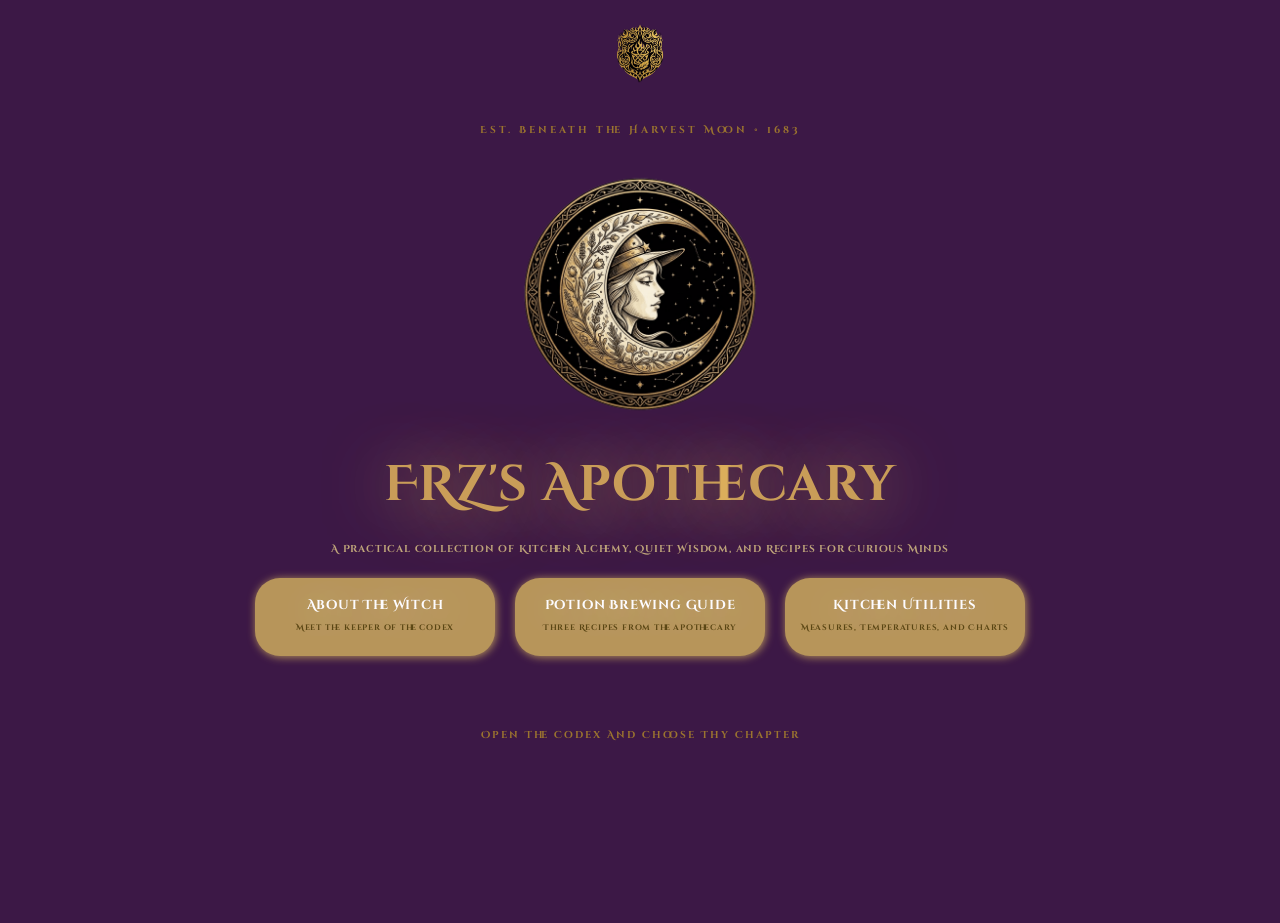
<file: index.html>
<!DOCTYPE html>

<html lang="en">

    <head>
        <meta charset="UTF-8">
        <title>FRZ's Apothecary</title>
        <link rel="stylesheet" href="style.css">
        <link rel="icon" href="moonlogo.png">
    </head>


    <body>
            <img src="tribalsign-gold.png" id="tribalsign" alt="Golden Tribal Sign">
            <div id="era">Est. Beneath the Harvest Moon • 1683</div>
            <img src="moonlogo.png" id="logo" alt="Witch Hat Logo in Moon">
            <h1 id="title">FRZ's Apothecary</h1>
            <p id="titledesc">A Practical Collection of Kitchen Alchemy, Quiet Wisdom, and Recipes For Curious Minds</p>

            <ul class="cardtray"> <!--Making Links To Other Pages-->
                <li class="card">
                    <a class="link" href="about-page/index.html">
                    <div class="linkname">About The Witch</div>
                    <p class="linkdesc">Meet the keeper of the codex</p>
                    </a>
                </li>
                <li class="card second">
                     <a class="link" href="recipe-page/index.html">
                    <div class="linkname">Potion Brewing Guide</div>
                    <p class="linkdesc">Three Recipes from the apothecary</p>
                    </a>
                </li>
                <li class="card">
                    <a class="link" href="utility-page/index.html">
                    <div class="linkname">Kitchen Utilities</div>
                    <p class="linkdesc">Measures, Temperatures, and Charts</p>
                    </a>
                </li>
            </ul>

            <p id="carddesc">Open The Codex And Choose Thy Chapter</p>
    </body>
</html>
</file>
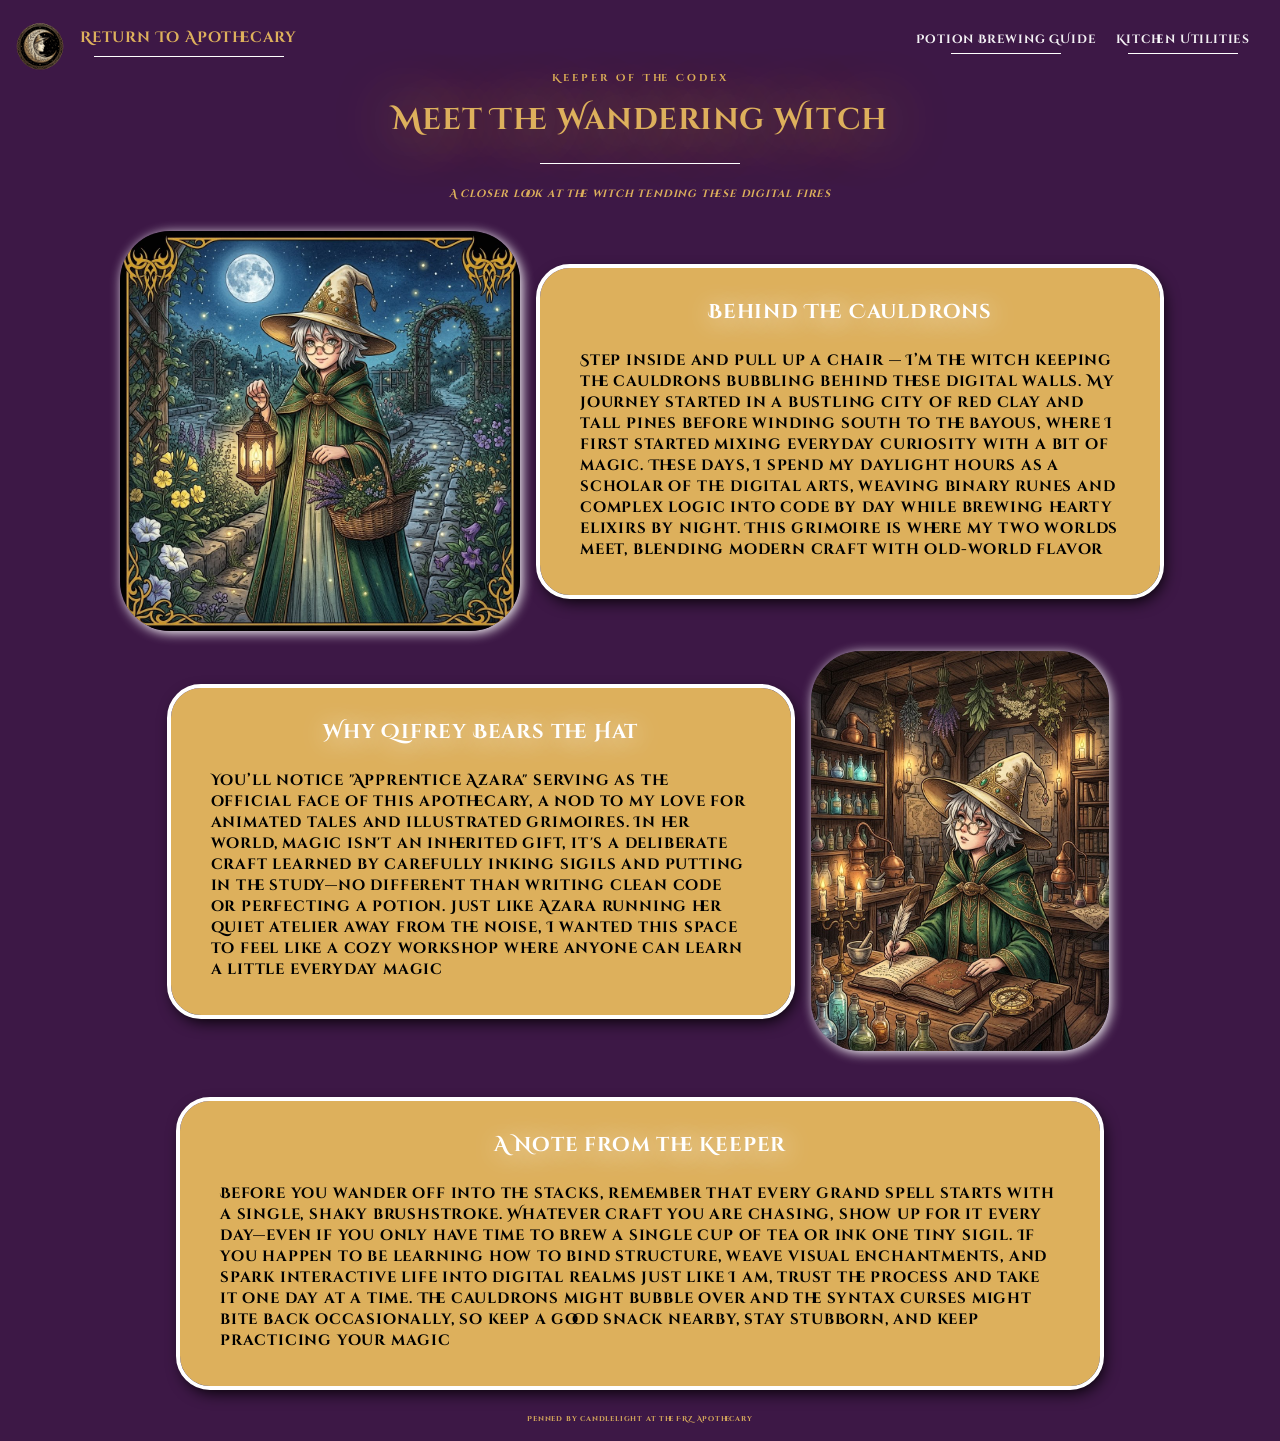
<file: about-page/index.html>
<!DOCTYPE html>

<html lang="en">

<head>
    <meta charset="UTF-8">
    <title>About The Witch</title>
    <link rel="stylesheet" href="style.css">
    <link rel="icon" href="../moonlogo.png">

</head>


<body>
    <div id="dashboard">
        <a id="imagelink" href="../index.html">
        <img class="imagelink1" src="../moonlogo.png" alt="Witch Hat Logo in Moon">
        <div id="rightreturn">
        <div>Return To Apothecary</div>
        <hr id="returnhr">
        </div>
        </a>
        <ul id="tabtray">
            <li id="about">
                <a id="aboutlink" href="../recipe-page/index.html">
                <div class="linktext">Potion Brewing GUide</div> 
                <hr id="abouthr">
                </a>
            </li>
            <li id="utility">
                <a id="utilitylink" href="../utility-page/index.html">
                <div class="linktext">Kitchen Utilities</div>
                <hr id="utilityhr">
                </a>
            </li>
        </ul>
    </div>


    <div class="header">
        <div id="company">Keeper Of The Codex</div>
        <div class="largetitle">Meet The Wandering Witch</div>
        <hr id="headerhr">
        <div class="headerdesc"><em>A closer look at the witch tending these digital fires</em></div>
    </div> <!--Header-->


<div id="contentboxes">
    <div id="contentboxtop">
        <img src="download1.jpeg" id="imgone" alt="Image of Qifrey from Witch Hat Atelier">
        <div class="innerbox behind">
            <h3>Behind The Cauldrons</h3>
            <p class="innerp">Step inside and pull up a chair — I’m the witch keeping the cauldrons bubbling behind these digital walls. My journey started in a bustling city of red clay and tall pines before winding south to the bayous, where I first started mixing everyday curiosity with a bit of magic. These days, I spend my daylight hours as a scholar of the digital arts, weaving binary runes and complex logic into code by day while brewing hearty elixirs by night. This grimoire is where my two worlds meet, blending modern craft with old-world flavor</p>
        </div>
    </div>

    <div id="contentboxmid">
        <div class="innerbox why">
            <h3>Why Qifrey Bears the Hat</h3>
            <p class="innerp">You’ll notice <strong>"Apprentice Azara"</strong> serving as the official face of this apothecary, a nod to my love for animated tales and illustrated grimoires. In her world, magic isn't an inherited gift, it's a deliberate craft learned by carefully inking sigils and putting in the study—no different than writing clean code or perfecting a potion. Just like Azara running her quiet atelier away from the noise, I wanted this space to feel like a cozy workshop where anyone can learn a little everyday magic</p>
        </div>
        <img src="download.jpeg" id="imgtwo" alt="Image of Qifrey from Witch Hat Atelier">
    </div>

    <div id="contentboxbottom">
        <div class="innerbox note">
        <h3>A Note from the Keeper</h3>
        <p class="innerp">Before you wander off into the stacks, remember that every grand spell starts with a single, shaky brushstroke. Whatever craft you are chasing, show up for it every day—even if you only have time to brew a single cup of tea or ink one tiny sigil. If you happen to be learning how to bind structure, weave visual enchantments, and spark interactive life into digital realms just like I am, trust the process and take it one day at a time. The cauldrons might bubble over and the syntax curses might bite back occasionally, so keep a good snack nearby, stay stubborn, and keep practicing your magic</p>
        </div>
    </div>
</div>

    <div class="footer">
        <div>Penned by candlelight at the FRZ Apothecary</div>
    </div>

</body>

</html>
</file>
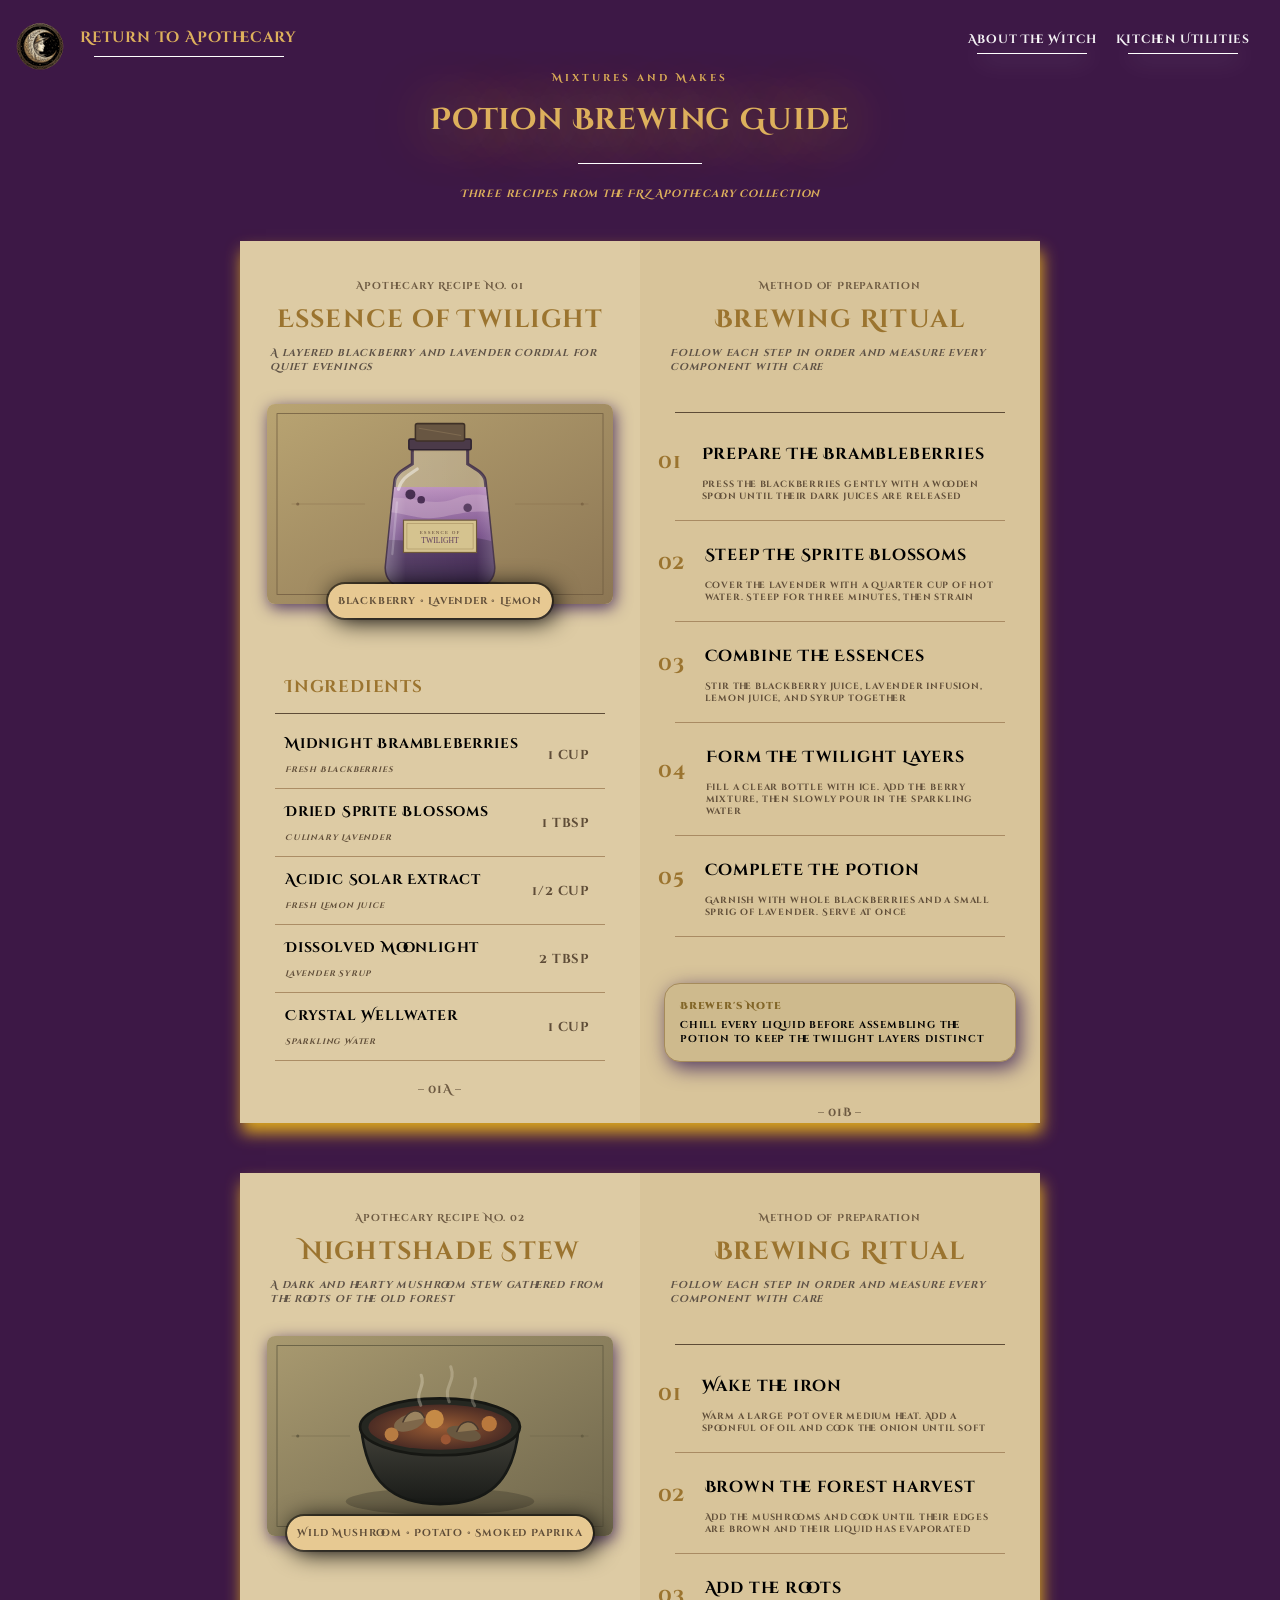
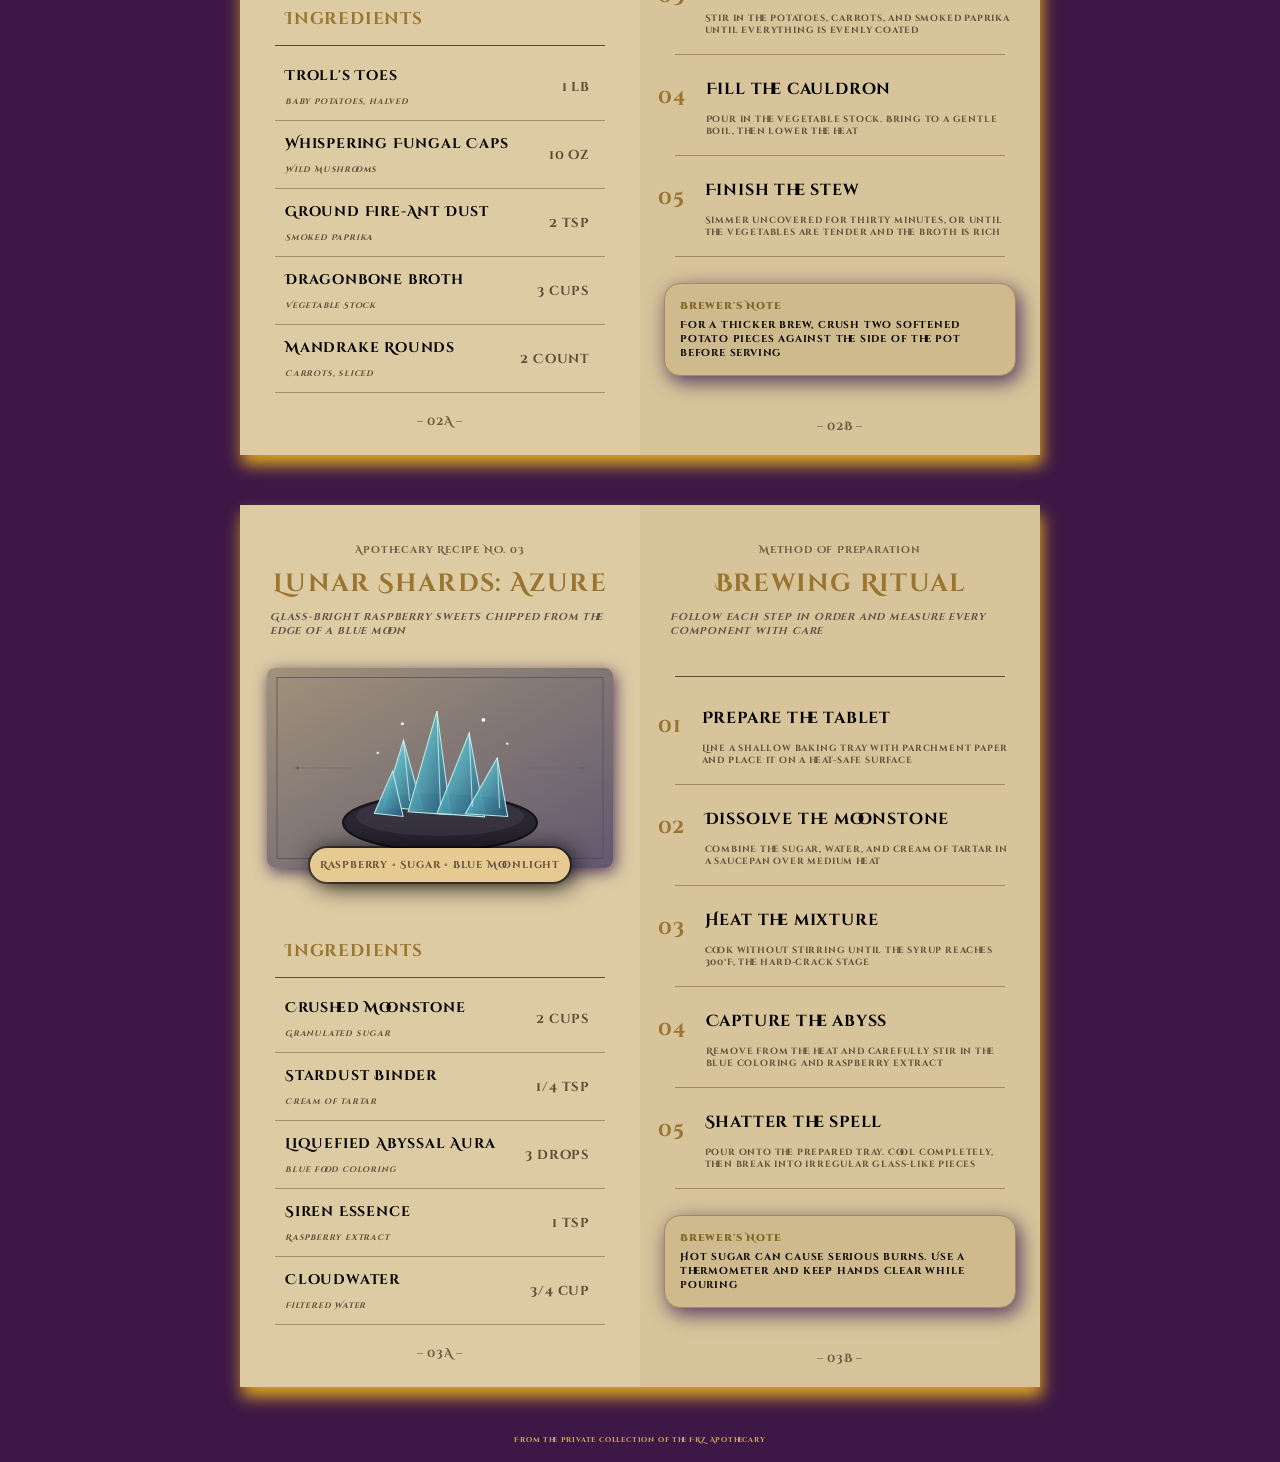
<file: recipe-page/index.html>
<!DOCTYPE html>

<html lang="en">

<head>
    <meta charset="UTF-8">
    <title>Potion Brewing Guide</title>
    <link rel="stylesheet" href="style.css">
    <link rel="icon" href="../moonlogo.png">

</head>


<body>
    <div id="dashboard">
        <a id="imagelink" href="../index.html">
        <img class="imagelink1" src="../moonlogo.png" alt="Witch Hat Logo in Moon">
        <div id="rightreturn">
        <div>Return To Apothecary</div>
        <hr id="returnhr">
        </div>
        </a>
        <ul id="tabtray">
            <li id="about">
                <a id="aboutlink" href="../about-page/index.html">
                <div class="linktext">About The Witch</div> 
                <hr id="abouthr">
                </a>
            </li>
            <li id="utility">
                <a id="utilitylink" href="../utility-page/index.html">
                <div class="linktext">Kitchen Utilities</div>
                <hr id="utilityhr">
                </a>
            </li>
        </ul>
    </div>


    <div class="header">
        <div id="company">Mixtures and Makes</div>
        <div class="largetitle">Potion Brewing Guide</div>
        <hr>
        <div class="headerdesc"><em>Three recipes from the FRZ Apothecary collection</em></div>
    </div> <!--Header-->

<div class="container1">

<!----------------- Essence of Twilight ------------------->

    <div class="card">
        <div class="left-card">
            <div class="top-half">
                <div class="recipenum">Apothecary Recipe NO. 01</div>
                <div class="recipename">Essence of Twilight</div>
                <div class="recipedesc"><em>A layered blackberry and lavender cordial for quiet evenings</em></div>
                <img id="img-one" src="./images/essence-of-twilight.svg" alt="Purple Potion: Essence of Twilight">
                <div class="shortdesc">Blackberry • Lavender • Lemon</div>
            </div>

            <div class="bottom-half">
                <div class="ing-section">Ingredients</div>

                <hr class="sectionline">

                <div class="ing-card">
                    <div class="ing-info">
                    <div class="ing-name">Midnight Brambleberries</div>
                    <div class="ing-real"><em>Fresh Blackberries</em></div>
                </div>
                    <div class="measure">1 cup</div>
                </div>

                <hr class="minisectionline">

                <div class="ing-card">
                    <div class="ing-info">
                    <div class="ing-name">Dried Sprite Blossoms</div>
                    <div class="ing-real"><em>Culinary Lavender</em></div>
                </div>
                    <div class="measure">1 tbsp</div>
                </div>
                
                <hr class="minisectionline">

                <div class="ing-card">
                    <div class="ing-info">
                    <div class="ing-name">Acidic Solar Extract</div>
                    <div class="ing-real"><em>Fresh Lemon Juice</em></div>
                </div>
                    <div class="measure">1/2 cup</div>
                </div>

                <hr class="minisectionline">

                <div class="ing-card">
                    <div class="ing-info">
                    <div class="ing-name">Dissolved Moonlight</div>
                    <div class="ing-real"><em>Lavender Syrup</em></div>
                </div>
                    <div class="measure">2 tbsp</div>
                </div>

                <hr class="minisectionline">

                <div class="ing-card">
                    <div class="ing-info">
                    <div class="ing-name">Crystal Wellwater</div>
                    <div class="ing-real"><em>Sparkling Water</em></div>
                </div>
                    <div class="measure">1 cup</div>
                </div>

                <hr class="minisectionline">


            <div class="pagenum"> – 01A – </div>
            </div> <!--Bottom Half-->
        </div> <!--Left Card-->

        <div class="right-card">
           <div class="top-half">
                <div class="recipenum">Method Of Preparation</div>
                <div class="recipename">Brewing Ritual</div>
                <div class="recipedesc"><em>Follow each step in order and measure every component with care</em></div>
            </div>

            <hr class="sectionline">

            <div class="steps">
                <div class="stepnum">01</div>
            <div class="steptext">
                <div class="stepinfo">Prepare The Brambleberries</div>
                <div class="stepdesc">Press the blackberries gently with a wooden spoon until their dark juices are released</div>
            </div>
            </div>

            <hr class="minisectionline">


            <div class="steps">
                <div class="stepnum">02</div>
            <div class="steptext">
                <div class="stepinfo">Steep The Sprite Blossoms</div>
                <div class="stepdesc">Cover the lavender with a quarter cup of hot water. Steep for three minutes, then strain</div>
            </div>
            </div>

            <hr class="minisectionline">

            <div class="steps">
                <div class="stepnum">03</div>
            <div class="steptext">
                <div class="stepinfo">Combine The Essences</div>
                <div class="stepdesc">Stir the blackberry juice, lavender infusion, lemon juice, and syrup together</div>
            </div>
            </div>

            <hr class="minisectionline">

            <div class="steps">
                <div class="stepnum">04</div>
            <div class="steptext">
                <div class="stepinfo">Form The Twilight Layers</div>
                <div class="stepdesc">Fill a clear bottle with ice. Add the berry mixture, then slowly pour in the sparkling water</div>
            </div>
            </div>

            <hr class="minisectionline">

            <div class="steps">
                <div class="stepnum">05</div>
            <div class="steptext">
                <div class="stepinfo">Complete The Potion</div>
                <div class="stepdesc">Garnish with whole blackberries and a small sprig of lavender. Serve at once</div>
            </div>
            </div>
            <hr class="minisectionline">
            
            <div class="brewersnote">
                <div class="notelabel">Brewer's Note</div>
                <div class="notetext">Chill every liquid before assembling the potion to keep the twilight layers distinct</div>
            </div>

            <div class="pagenum">– 01B –</div>
        </div> <!--Right Card-->
    </div> <!--Card Altogether-->

<!----------------- Nightshade Stew ------------------->

<div class="card">
        <div class="left-card">
            <div class="top-half">
                <div class="recipenum">Apothecary Recipe NO. 02</div>
                <div class="recipename">Nightshade Stew</div>
                <div class="recipedesc"><em>A dark and hearty mushroom stew gathered from the roots of the old forest</em></div>
                <img id="img-one" src="./images/nightshade-stew.svg" alt="Black Bowl Holding Msuhroom Stew: Nightshade Stew">
                <div class="shortdesc">Wild Mushroom • Potato • Smoked Paprika</div>
            </div>

            <div class="bottom-half">
                <div class="ing-section">Ingredients</div>

                <hr class="sectionline">

                <div class="ing-card">
                    <div class="ing-info">
                    <div class="ing-name">Troll's Toes</div>
                    <div class="ing-real"><em>Baby potatoes, halved</em></div>
                </div>
                    <div class="measure">1 lb</div>
                </div>

                <hr class="minisectionline">

                <div class="ing-card">
                    <div class="ing-info">
                    <div class="ing-name">Whispering Fungal Caps</div>
                    <div class="ing-real"><em>Wild Mushrooms</em></div>
                </div>
                    <div class="measure">10 oz</div>
                </div>
                
                <hr class="minisectionline">

                <div class="ing-card">
                    <div class="ing-info">
                    <div class="ing-name">Ground Fire-Ant Dust</div>
                    <div class="ing-real"><em>Smoked Paprika</em></div>
                </div>
                    <div class="measure">2 tsp</div>
                </div>

                <hr class="minisectionline">

                <div class="ing-card">
                    <div class="ing-info">
                    <div class="ing-name">Dragonbone broth</div>
                    <div class="ing-real"><em>Vegetable Stock</em></div>
                </div>
                    <div class="measure">3 cups</div>
                </div>

                <hr class="minisectionline">

                <div class="ing-card">
                    <div class="ing-info">
                    <div class="ing-name">Mandrake Rounds</div>
                    <div class="ing-real"><em>Carrots, sliced</em></div>
                </div>
                    <div class="measure">2 Count</div>
                </div>

                <hr class="minisectionline">


            <div class="pagenum"> – 02A – </div>
            </div> <!--Bottom Half-->
        </div> <!--Left Card-->

        <div class="right-card">
           <div class="top-half">
                <div class="recipenum">Method Of Preparation</div>
                <div class="recipename">Brewing Ritual</div>
                <div class="recipedesc"><em>Follow each step in order and measure every component with care</em></div>
            </div>

            <hr class="sectionline">

            <div class="steps">
                <div class="stepnum">01</div>
            <div class="steptext">
                <div class="stepinfo">Wake the iron
</div>
                <div class="stepdesc">Warm a large pot over medium heat. Add a spoonful of oil and cook the onion until soft</div>
            </div>
            </div>

            <hr class="minisectionline">


            <div class="steps">
                <div class="stepnum">02</div>
            <div class="steptext">
                <div class="stepinfo">Brown the forest harvest</div>
                <div class="stepdesc">Add the mushrooms and cook until their edges are brown and their liquid has evaporated</div>
            </div>
            </div>

            <hr class="minisectionline">

            <div class="steps">
                <div class="stepnum">03</div>
            <div class="steptext">
                <div class="stepinfo">Add the roots</div>
                <div class="stepdesc">Stir in the potatoes, carrots, and smoked paprika until everything is evenly coated</div>
            </div>
            </div>

            <hr class="minisectionline">

            <div class="steps">
                <div class="stepnum">04</div>
            <div class="steptext">
                <div class="stepinfo">Fill the cauldron</div>
                <div class="stepdesc">Pour in the vegetable stock. Bring to a gentle boil, then lower the heat</div>
            </div>
            </div>

            <hr class="minisectionline">

            <div class="steps">
                <div class="stepnum">05</div>
            <div class="steptext">
                <div class="stepinfo">Finish the stew</div>
                <div class="stepdesc">Simmer uncovered for thirty minutes, or until the vegetables are tender and the broth is rich</div>
            </div>
            </div>
            <hr class="minisectionline">
            
            <div class="brewersnote stewbrewersnote">
                <div class="notelabel">Brewer's Note</div>
                <div class="notetext">For a thicker brew, crush two softened potato pieces against the side of the pot before serving</div>
            </div>

            <div class="pagenum">– 02B –</div>
        </div> <!--Right Card-->
    </div> <!--Card Altogether-->

<!----------------- Lunar Shards ------------------->

    <div class="card">
        <div class="left-card">
            <div class="top-half">
                <div class="recipenum">Apothecary Recipe NO. 03</div>
                <div class="recipename">Lunar Shards: Azure</div>
                <div class="recipedesc"><em>Glass-bright raspberry sweets chipped from the edge of a blue moon</em></div>
                <img id="img-one" src="./images/lunar-shards.svg" alt="Blue Crystals: Lunar Shards, Azure Variant">
                <div class="shortdesc">Raspberry • Sugar • Blue Moonlight</div>
            </div>

            <div class="bottom-half">
                <div class="ing-section">Ingredients</div>

                <hr class="sectionline">

                <div class="ing-card">
                    <div class="ing-info">
                    <div class="ing-name">Crushed Moonstone</div>
                    <div class="ing-real"><em>Granulated sugar</em></div>
                </div>
                    <div class="measure">2 cups</div>
                </div>

                <hr class="minisectionline">

                <div class="ing-card">
                    <div class="ing-info">
                    <div class="ing-name">Stardust Binder</div>
                    <div class="ing-real"><em>Cream of tartar</em></div>
                </div>
                    <div class="measure">1/4 tsp</div>
                </div>
                
                <hr class="minisectionline">

                <div class="ing-card">
                    <div class="ing-info">
                    <div class="ing-name">Liquefied Abyssal Aura</div>
                    <div class="ing-real"><em>Blue food coloring</em></div>
                </div>
                    <div class="measure">3 drops</div>
                </div>

                <hr class="minisectionline">

                <div class="ing-card">
                    <div class="ing-info">
                    <div class="ing-name">Siren Essence</div>
                    <div class="ing-real"><em>Raspberry extract</em></div>
                </div>
                    <div class="measure">1 tsp</div>
                </div>

                <hr class="minisectionline">

                <div class="ing-card">
                    <div class="ing-info">
                    <div class="ing-name">Cloudwater</div>
                    <div class="ing-real"><em>Filtered Water</em></div>
                </div>
                    <div class="measure">3/4 cup</div>
                </div>

                <hr class="minisectionline">


            <div class="pagenum"> – 03A – </div>
            </div> <!--Bottom Half-->
        </div> <!--Left Card-->

        <div class="right-card">
           <div class="top-half">
                <div class="recipenum">Method Of Preparation</div>
                <div class="recipename">Brewing Ritual</div>
                <div class="recipedesc"><em>Follow each step in order and measure every component with care</em></div>
            </div>

            <hr class="sectionline">

            <div class="steps">
                <div class="stepnum">01</div>
            <div class="steptext">
                <div class="stepinfo">Prepare the tablet</div>
                <div class="stepdesc">Line a shallow baking tray with parchment paper and place it on a heat-safe surface</div>
            </div>
            </div>

            <hr class="minisectionline">


            <div class="steps">
                <div class="stepnum">02</div>
            <div class="steptext">
                <div class="stepinfo">Dissolve the moonstone</div>
                <div class="stepdesc">Combine the sugar, water, and cream of tartar in a saucepan over medium heat</div>
            </div>
            </div>

            <hr class="minisectionline">

            <div class="steps">
                <div class="stepnum">03</div>
            <div class="steptext">
                <div class="stepinfo">Heat the mixture</div>
                <div class="stepdesc">Cook without stirring until the syrup reaches 300°F, the hard-crack stage</div>
            </div>
            </div>

            <hr class="minisectionline">

            <div class="steps">
                <div class="stepnum">04</div>
            <div class="steptext">
                <div class="stepinfo">Capture the abyss</div>
                <div class="stepdesc">Remove from the heat and carefully stir in the blue coloring and raspberry extract</div>
            </div>
            </div>

            <hr class="minisectionline">

            <div class="steps">
                <div class="stepnum">05</div>
            <div class="steptext">
                <div class="stepinfo">Shatter the spell</div>
                <div class="stepdesc">Pour onto the prepared tray. Cool completely, then break into irregular glass-like pieces</div>
            </div>
            </div>
            <hr class="minisectionline">
            
            <div class="brewersnote stewbrewersnote">
                <div class="notelabel">Brewer's Note</div>
                <div class="notetext">Hot sugar can cause serious burns. Use a thermometer and keep hands clear while pouring</div>
            </div>

            <div class="pagenum">– 03B –</div>
        </div> <!--Right Card-->
    </div> <!--Card Altogether-->
</div>


    <div class="footer">
        <div>From the private collection of the FRZ Apothecary</div>
    </div> <!--Footer-->
</body>

</html>
</file>
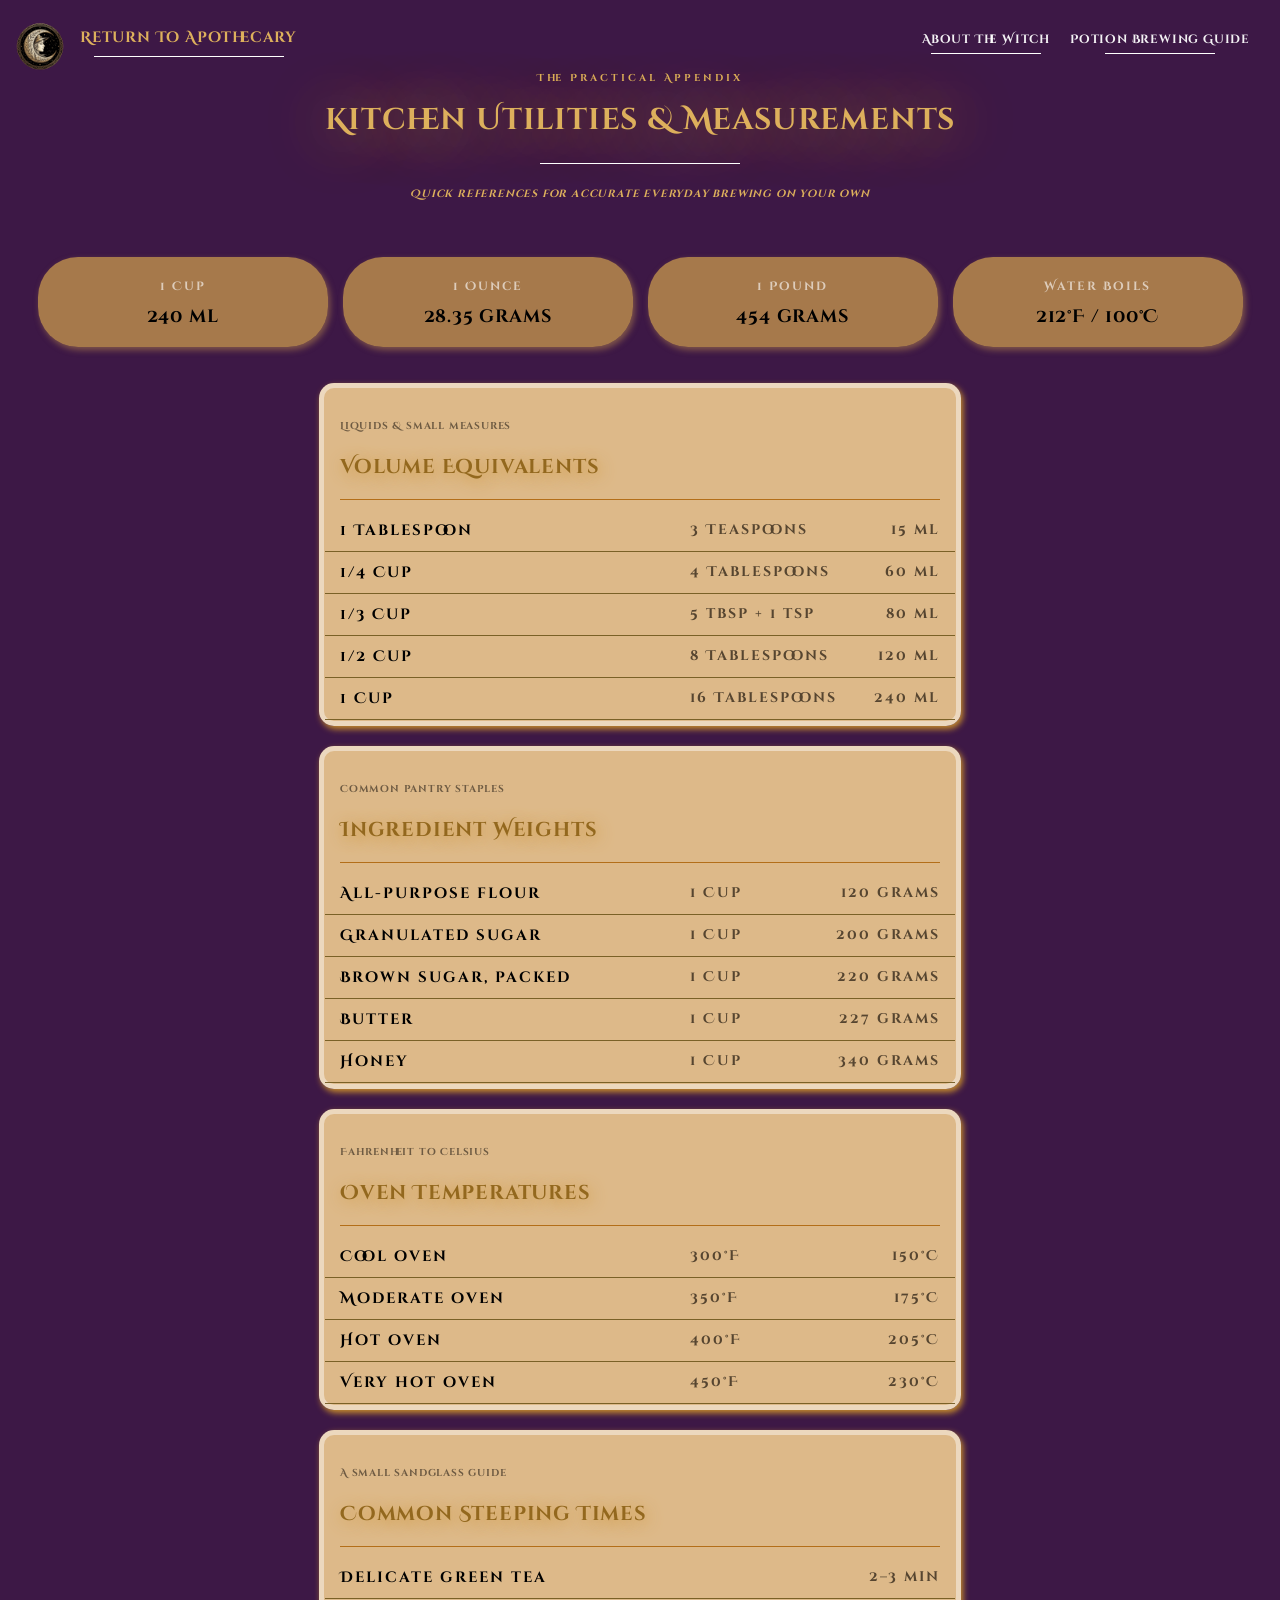
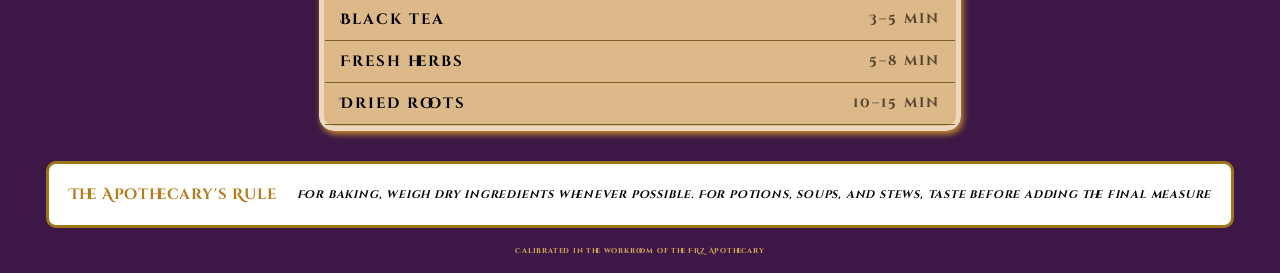
<file: utility-page/index.html>
<!DOCTYPE html>

<html lang="en">

<head>
    <meta charset="UTF-8">
    <title>Kitchen Utilities</title>
    <link rel="stylesheet" href="style.css">
    <link rel="icon" href="../moonlogo.png">

</head>


<body>
    <div id="dashboard">
        <a id="imagelink" href="../index.html">
        <img class="imagelink1" src="../moonlogo.png" alt="Witch Hat Logo in Moon">
        <div id="rightreturn">
        <div>Return To Apothecary</div>
        <hr id="returnhr">
        </div>
        </a>
        <ul id="tabtray">
            <li id="about">
                <a id="aboutlink" href="../about-page/index.html">
                <div class="linktext">About The Witch</div> 
                <hr id="abouthr">
                </a>
            </li>
            <li id="utility">
                <a id="utilitylink" href="../recipe-page/index.html">
                <div class="linktext">Potion Brewing Guide</div>
                <hr id="utilityhr">
                </a>
            </li>
        </ul>
    </div> <!--Dashboard-->


    <div class="header">
        <div id="company">The Practical Appendix</div>
        <div class="largetitle">Kitchen Utilities & Measurements</div>
        <hr id="headerhr">
        <div class="headerdesc"><em>Quick references for accurate everyday brewing on your own</em></div>
    </div> <!--Header-->


    <div id="titlechart">
        <div id="tcleftcontainer">
            <ul id="tcleft">
                <li class="tccard">
                    <p class="tccardtop">1 Cup</p>
                    <p class="tccardbottom">240 ml</p>
                </li>
                <li class="tccard">
                    <p class="tccardtop">1 Ounce</p>
                    <p class="tccardbottom">28.35 grams</p>
                </li>
            </ul>
        </div>
        <div id="tcrightcontainer">
            <ul id="tcright">
                <li class="tccard">
                    <p class="tccardtop">1 Pound</p>
                    <p class="tccardbottom">454 grams</p>
                </li>
                <li class="tccard">
                    <p class="tccardtop">Water Boils</p>
                    <p class="tccardbottom">212°F / 100°C</p>
                </li>
            </ul>
        </div>
    </div>


    <div id="topcards">
        <div class="fivetier">
            <div class="tierheader">
                <p class="tierheaderdesc">Liquids & small measures</p>
                <h3 class="tierheadertitle">Volume Equivalents</h3>
            </div>
            <ul class="fivetierlist">
                <li class="tier">
                    <div class="listleftside">1 Tablespoon</div>
                    <div class="listrightside">
                        <div>3 Teaspoons</div>
                        <div>15 ml</div>
                    </div>
                </li>
                <li class="tier">
                    <div class="listleftside">1/4 Cup</div>
                    <div class="listrightside">
                        <div>4 Tablespoons</div>
                        <div>60 ml</div>
                    </div>
                </li>
                <li class="tier">
                    <div class="listleftside">1/3 Cup</div>
                    <div class="listrightside">
                        <div>5 tbsp + 1 tsp</div>
                        <div>80 ml</div>
                    </div>
                </li>
                <li class="tier">
                    <div class="listleftside">1/2 Cup</div>
                    <div class="listrightside">
                        <div>8 Tablespoons</div>
                        <div>120 ml</div>
                    </div>
                </li>
                <li class="tier">
                    <div class="listleftside">1 Cup</div>
                    <div class="listrightside">
                        <div>16 Tablespoons</div>
                        <div>240 ml</div>
                    </div>
                </li>
            </ul>
        </div> <!-- Five Tier Card -->


        <div class="fivetier">
            <div class="tierheader">
                <p class="tierheaderdesc">Common pantry staples</p>
                <h3 class="tierheadertitle">Ingredient Weights</h3>
            </div>
            <ul class="fivetierlist">
                <li class="tier">
                    <div class="listleftside">All-purpose flour</div>
                    <div class="listrightside">
                        <div>1 Cup</div>
                        <div>120 grams</div>
                    </div>
                </li>
                <li class="tier">
                    <div class="listleftside">Granulated sugar</div>
                    <div class="listrightside">
                        <div>1 Cup</div>
                        <div>200 grams</div>
                    </div>
                </li>
                <li class="tier">
                    <div class="listleftside">Brown sugar, packed</div>
                    <div class="listrightside">
                        <div>1 Cup</div>
                        <div>220 grams</div>
                    </div>
                </li>
                <li class="tier">
                    <div class="listleftside">Butter</div>
                    <div class="listrightside">
                        <div>1 Cup</div>
                        <div>227 grams</div>
                    </div>
                </li>
                <li class="tier">
                    <div class="listleftside">Honey</div>
                    <div class="listrightside">
                        <div>1 Cup</div>
                        <div>340 grams</div>
                    </div>
                </li>
            </ul>
        </div> <!-- Five Tier Card -->
    </div> <!-- Top Card Rack -->

    <div id="bottomcards">
        <div class="fourtier">
            <div class="tierheader">
                <p class="tierheaderdesc">Fahrenheit to Celsius</p>
                <h3 class="tierheadertitle">Oven Temperatures</h3>
            </div>
            <ul class="fourtierlist">
                <li class="tier">
                    <div class="listleftside">Cool oven</div>
                    <div class="listrightside">
                        <div>300°F</div>
                        <div>150°C</div>
                    </div>
                </li>
                <li class="tier">
                    <div class="listleftside">Moderate oven</div>
                    <div class="listrightside">
                        <div>350°F</div>
                        <div>175°C</div>
                    </div>
                </li>
                <li class="tier">
                    <div class="listleftside">Hot oven</div>
                    <div class="listrightside">
                        <div>400°F</div>
                        <div>205°C</div>
                    </div>
                </li>
                <li class="tier">
                    <div class="listleftside">Very hot oven</div>
                    <div class="listrightside">
                        <div>450°F</div>
                        <div>230°C</div>
                    </div>
                </li>
            </ul>
        </div> <!-- Four Tier Card -->

        <div class="fourtier">
            <div class="tierheader">
                <p class="tierheaderdesc">A small sandglass guide</p>
                <h3 class="tierheadertitle">Common Steeping Times</h3>
            </div>
            <ul class="fourtierlist">
                <li class="tier">
                    <div class="listleftside">Delicate green tea</div>
                    <div class="last">
                        <div>2–3 min</div>
                    </div>
                </li>
                <li class="tier">
                    <div class="listleftside">Black tea</div>
                    <div class="last">
                        <div>3–5 min</div>
                    </div>
                </li>
                <li class="tier">
                    <div class="listleftside">Fresh herbs</div>
                    <div class="last">
                        <div>5–8 min</div>
                    </div>
                </li>
                <li class="tier">
                    <div class="listleftside">Dried roots</div>
                    <div class="last">
                        <div>10–15 min</div>
                    </div>
                </li>
            </ul>
        </div> <!-- Four Tier Card -->
    </div> <!-- Bottom Card Rack -->

    <div id="rule">
        <div id="rule1">The Apothecary's Rule</div>
        <div id="rule2"><em>For baking, weigh dry ingredients whenever possible. For potions, soups, and stews, taste before adding the final measure</em></div>
    </div>

<!-- Need To End -->


    <div class="footer">
        <div>Calibrated in the workroom of the FRZ Apothecary</div>
    </div> <!--Footer-->

</body>

</html>
</file>
<file: style.css>
@import url('https://fonts.googleapis.com/css2?family=Cinzel+Decorative:wght@400;700;900&display=swap');


body {
    display: flex;
    font-family: 'Cinzel Decorative', serif;
    font-weight: 600;
    letter-spacing: 0.05em;
    margin: 0;
    flex-direction: column;
    align-items: center;
    background-color: #3c1846;
    min-height: 100vh;
    padding-top: 23px;
    padding-bottom: 0;
    overflow: auto;
}

#tribalsign {
    width: 100px;
    height: 60px;
    align-self: center;
}

#logo {
    width: 250px;
}

#era {
    color: #9B742F;
    font-size: 10px;
    letter-spacing: 3px;
    margin-top: 40px;
    margin-bottom: 30px;
}

#title {
    color: #ddb05cdc;
    text-shadow: 2px 4px 66px;
    font-size: 50px;
}

#titledesc {
    color: #bfa57a;
    font-size: 10px;
    margin-top: -10px;
}

.cardtray {
    display: flex;
    padding: 0;
    max-width: 800px;
    width: 100%;
    gap: 20px;
    font-size: 12px;
    flex-direction: row;
    flex-wrap: wrap;
    flex: 0 1 auto;
    justify-content: center;
}

.card {
    list-style-type: none;
    background-color: #b7955a;
    width: 220px;
    border-radius: 25px;
    padding: 10px;
    box-shadow: 1px 1px 8px #b7955a;;

}

.second {
    width: 230px;
}

a {
    text-decoration: none;
    display: flex;
    flex-direction: column;
    padding: 5px;
    gap: 10px;
    justify-content: center;
    align-items: center;
}

.linkname {
    font-size: 13px;
    margin-top: 3px;
    color: #fdfcff;
    text-shadow: 2px 4px 40px;
    font-weight: bold;
}

.linkdesc {
    font-size: 8px;
    margin-top: -2px;
    color: rgb(90, 70, 20);
}

#carddesc {
    font-size: 10px;
    letter-spacing: 2px;
    color: #9B742F;
    margin-top: 60px;
    margin-bottom:auto;
}
</file>
<file: about-page/style.css>
@import url('https://fonts.googleapis.com/css2?family=Cinzel+Decorative:wght@400;700;900&display=swap');

body {
    font-family: 'Cinzel Decorative', serif;
    font-weight: 600;
    letter-spacing: 0.05em;
    margin: 0;
    display: flex;
    flex-direction: column;
    min-height: 100vh;
    background-color: #3D1846;

}


/**** Dashbaord Here ****/

#dashboard {
    display: flex;
    justify-content: center;
    justify-content: space-between;
}

#tribalsign {
    width: 50px;
    height: 50px;
    padding: 15px;
    padding-right: 0px;
}

#tabtray {
    list-style-type: none;
    display: flex;
    gap: 20px;
    padding: 15px;
    margin-right: 15px;
    flex-wrap: wrap;
}

#abouthr,
#utilityhr {
    width: 110px;    
}

#about,
#utility {
    display: flex;
    flex-direction: column;
}

.linktext {
    color: rgba(255, 255, 255, 0.941);
}

#aboutlink,
#utilitylink,
#imagelink {
    text-decoration: none;
    font-size: 12px;
}


#imagelink {
    font-size: 15px;
    display: flex;
    align-items: center;
    color:  #ddb05c;
}

#returnhr {
    width: 190px;
}

#rightreturn {
    display: flex;
    flex-direction: column;
    align-items: center;
}

.imagelink1 {
    max-width: 50px;
    max-height: 50px;
    padding: 15px;
}


.footer {
    display: flex;
    height: 45px;
    font-size: 7px;
    justify-content: center;
    align-items: center;
    color: #ddb05c;
    margin-top: auto;
}

/***** Content ****/

/* Header Display */

.header {
    display: flex;
    flex-direction: column;
    color: #ddb05c;
    box-sizing: border-box;
    padding: 20px;
    padding-top: 30px;
    align-items: center;
    gap: 15px;
    margin-top: -50px;
}

.largetitle {
    font-size: 30px;
    text-shadow: 2px 2px 60px #daa520;
}

#company {
    font-size: 10px;
    letter-spacing: 3px;
}

.headerdesc {
    font-size: 10.5px;
}

hr {
width: 10%;
    background-color: #ffffff;
    height: 1px;
    display: flex;
    flex-grow: 0;
    border: none;   
}

#headerhr {
    width: 200px;
}



#contentboxtop,
#contentboxmid,
#contentboxbottom {
    display: flex;
    padding: 10px;
    align-items: center;
    justify-content: center;
    gap: 20px;
    margin-top: -30px;
}

#contentboxtop {
    flex-wrap: wrap;
}

#contentboxmid {
    flex-wrap: wrap-reverse;
    
}

#contentboxes {
    display: flex;
    flex-direction: column;
    gap: 30px;
    margin-top: 30px;
}

#imgone {
    width: 400px;
    height: 400px;
    border-radius: 50px;
    flex: 0;
    box-shadow: 2px 2px 12px rgb(255, 255, 255);
}

#imgtwo {
     width: 400px;
    height: 400px;
    border-radius: 50px;
    flex: 0;
    box-shadow: 2px 2px 12px rgb(255, 255, 255);
}

.innerbox {
    background-color: #ddb05c;
    padding: 10px;
    display: flex;
    flex-direction: column;
    border-radius: 30px;
    outline: 4px solid #ffffff;
    box-shadow: 3px 6px 16px black;
}

.behind,
.why {
    max-width: 600px;
}

.note {
    max-width: 900px;
    margin-top: 30px;
}

h3 {
    font-size: 20px;
    align-self: center;
    color: white;
    text-shadow: 2px 3px 26px;
}

.innerp {
    font-size: 15px;
    padding: 30px;
    margin-top: -25px;
    padding-bottom: 10px;
    
}
</file>
<file: recipe-page/style.css>
@import url('https://fonts.googleapis.com/css2?family=Cinzel+Decorative:wght@400;700;900&display=swap');

body {
    font-family: 'Cinzel Decorative', serif;
    font-weight: 600;
    letter-spacing: 0.05em;
    margin: 0;
    display: flex;
    flex-direction: column;
    min-height: 100vh;
    background-color: #3D1846;

}

/* Header Display */

.header {
    display: flex;
    flex-direction: column;
    color: #ddb05c;
    box-sizing: border-box;
    padding: 20px;
    padding-top: 30px;
    align-items: center;
    gap: 15px;
    margin-top: -50px;
}

.largetitle {
    font-size: 30px;
    text-shadow: 2px 2px 60px #daa520;

}


#company {
    font-size: 10px;
    letter-spacing: 3px;
}

.headerdesc {
    font-size: 10.5px;
}

hr {
width: 10%;
    background-color: #ffffff;
    height: 1px;
    display: flex;
    flex-grow: 0;
    border: none;   
}

/* Container For Card Display */

.container1 {
    display: flex;
    align-items: center;
    flex-direction: column;

}

/* CSS For Individual Card Displays */



.card {
    display: flex;
    margin-top: 20px;
    justify-content: center;
    width: 800px;
    box-shadow: 2px 10px 15px goldenrod;
    margin-bottom: 30px;
}

.left-card,
.right-card {
    display: flex;
    flex-direction: column;
    width: 50%;
}

.left-card {
    background-color: #DDCBA4;
}


.right-card {
    background-color: #D8C49A;
}

/* Top Half of Left Card Display */


.top-half {
    display: flex;
    flex-direction: column;
    align-items: center;
    padding: 30px;
    font-size: 10px;
    gap: 10px;
}

.recipenum {
    color: #6D5A42;
    margin-top: 8px;
}

.recipename {
    font-size: 25px;
    letter-spacing: 0.05em;
    color: #9B742F;
    align-items: center;
}

.recipedesc {
    font-size: 10px;
    color: #5D5145;
}



#img-one {
    width: auto;
    height: 200px;
    margin-top: 20px;
    margin-bottom: -30px;
    border-radius: 8px;
    box-shadow: 2px 4px 16px #523962;
}

.shortdesc {
    background-color:  #e7c992;
    padding: 10px;
    margin-top: 0;
    outline: 2px solid #00000077;;
    border-radius: 20px;
    box-shadow: 4px 3px 25px black;
    color: #5e4c37;
}


.stewshortdesc {
    margin-top: -10px;
}

/* Bottom Half of Left Card Display */


.bottom-half {
    height: 460px;
    margin-top: 15px;
}

.ing-section {
    margin-top: 12px;
    font-size: 17px;
    color: #9B742F;
    padding-left: 45px;
    margin-bottom: 15px;
}

.ing-card {
    display: flex;
    justify-content: space-between;
    padding: 10px;
    padding-left: 50px;
}

.ing-info {
    display: flex;
    flex-direction: column;
    margin: -5px;
    gap: 6px;
}

.ing-name {
    font-size: 14px;
    margin-bottom: 5px;
}

.ing-real {
    display: flex;
    align-items: flex-end;
    font-size: 8px;
    color: #5E4C37

}

.measure {
    align-items: center;
    display: flex;
    font-size: 13px;
    padding-right: 40px;
    color: #5E4C37

}

.minisectionline {
 width: 330px;
    background-color: #98764fba;
}

.sectionline {
    width: 330px;
    height: 1.2px;
    background-color: #5e4c37;
    margin-bottom: 15px;
}

.pagenum {
    display: flex;
    flex-direction: column;
    justify-content: center;
    align-items: center;
    margin: auto;
    margin-top: 20px;
    width: 100px;
    font-size: 12px;
    color: #6D5A42;
}

/* Right Card Display */


.steps {
    display: flex;
    padding: 15px;
    gap: 15px;
    align-items: center;
    margin-top: -5px;
    margin-bottom: -5px;
}

.stepnum {
    display: flex;
    flex-direction: column;
    height: 45px;
    font-size: 20px;
    margin-right: 5px;
    margin-left: 3px;
    color: #9B742F;
}

.steptext {
    display: flex;
    flex-direction: column;
    gap: 8px;
    margin-top: 5px;
    margin-right: 15px;
}

.stepinfo {
     font-size: 16px;
    margin-bottom: 5px;
}

.stepdesc {
    display: flex;
    font-size: 9px;
    color: #5E4C37
}

.brewersnote {
    display: flex;
    flex-direction: column;
    background-color: #CEBA8D;
    border: 1px solid #A58B5B;
    width: 80%;
    align-items: flex-start;
    margin: auto;
    margin-top: 38px;
    padding: 15px;
    box-shadow: 4px 6px 20px #523962;
    border-radius: 16px;
    margin-bottom: 22px;
}

.stewbrewersnote {
    margin-top: 18px;
}

.notelabel {
    font-size: 10px;
    color: #826628;
    font-weight: 800;
    margin-bottom: 5px;
}

.notetext {
        font-size: 10px;
}

/*Dashboard At Top*/

#dashboard {
    display: flex;
    justify-content: center;
    justify-content: space-between;
}

#tribalsign {
    width: 50px;
    height: 50px;
    padding: 15px;
    padding-right: 0px;
}

#tabtray {
    list-style-type: none;
    display: flex;
    gap: 20px;
    padding: 15px;
    margin-right: 15px;
    flex-wrap: wrap;
    align-items: center;
    justify-content: center;
}

#abouthr,
#utilityhr {
    width: 110px;
    box-shadow: 2px 2px 26px white;
}

#about,
#utility {
    display: flex;
    flex-direction: column;
}

.linktext {
    color: rgba(255, 255, 255, 0.941);
}

#aboutlink,
#utilitylink,
#imagelink {
    text-decoration: none;
    font-size: 12px;
}


#imagelink {
    font-size: 15px;
    display: flex;
    align-items: center;
    color:  #ddb05c;
}

#returnhr {
    width: 190px;
}

#rightreturn {
    display: flex;
    flex-direction: column;
    align-items: center;
}

.imagelink1 {
    max-width: 50px;
    max-height: 50px;
    padding: 15px;
}

/* Footer Display */

.footer {
    display: flex;
    height: 45px;
    font-size: 7px;
    justify-content: center;
    align-items: center;
    color: #ddb05c;
    margin-top: auto;
}
</file>
<file: utility-page/style.css>
@import url('https://fonts.googleapis.com/css2?family=Cinzel+Decorative:wght@400;700;900&display=swap');

body {
    font-family: 'Cinzel Decorative', serif;
    font-weight: 600;
    letter-spacing: 0.05em;
    margin: 0;
    display: flex;
    flex-direction: column;
    min-height: 100vh;
    background-color: #3D1846;
}

/* Header Display */

.header {
    display: flex;
    flex-direction: column;
    color: #ddb05c;
    box-sizing: border-box;
    padding: 20px;
    padding-top: 30px;
    align-items: center;
    gap: 15px;
    margin-top: -50px;
}

.largetitle {
    font-size: 30px;
    text-shadow: 2px 2px 60px #daa520;
}

#company {
    font-size: 10px;
    letter-spacing: 3px;
}

.headerdesc {
    font-size: 10.5px;
}

hr {
width: 10%;
    background-color: #ffffff;
    height: 1px;
    display: flex;
    flex-grow: 0;
    border: none;   
}

#headerhr {
    width: 200px;
}



/**** Dashbaord Here ****/

#dashboard {
    display: flex;
    justify-content: center;
    justify-content: space-between;
}


/*Dashboard At Top*/

#dashboard {
    display: flex;
    justify-content: center;
    justify-content: space-between;
}

#tribalsign {
    width: 50px;
    height: 50px;
    padding: 15px;
    padding-right: 0px;
}

#tabtray {
    list-style-type: none;
    display: flex;
    gap: 20px;
    padding: 15px;
    margin-right: 15px;
    flex-wrap: wrap;
    align-items: center;
    justify-content: center;
}

#abouthr,
#utilityhr {
    width: 110px;
}

#about,
#utility {
    display: flex;
    flex-direction: column;
}

.linktext {
    color: rgba(255, 255, 255, 0.941);
}

#aboutlink,
#utilitylink,
#imagelink {
    text-decoration: none;
    font-size: 12px;
}


#imagelink {
    font-size: 15px;
    display: flex;
    align-items: center;
    color:  #ddb05c;
}

#returnhr {
    width: 190px;
}

#rightreturn {
    display: flex;
    flex-direction: column;
    align-items: center;
}

.imagelink1 {
    max-width: 50px;
    max-height: 50px;
    padding: 15px;
}

.footer {
    display: flex;
    height: 45px;
    font-size: 7px;
    justify-content: center;
    align-items: center;
    color: #ddb05c;
    margin-top: auto;
}

/***** Content ****/

ul {
    list-style-type: none;
    padding: 0;
}

#titlechart {
    display: flex;
    justify-content: center;
    align-items: center;
    flex-wrap: wrap;
    gap: 15px;
    margin-top: 20px;
}

#tcleft,
#tcright {
    display: flex;
    justify-content: center;
    align-items: center;
    gap: 15px;
}


.tccard {
    display: flex;
    flex-direction: column;
    width: 250px;
    height: 50px;
    padding: 20px;
    justify-content: center;
    align-items: center;
    background-color: #ba8b4cd7;
    border-radius: 40px;
    box-shadow: 2px 3px 6px #ba8a4c8c;
}

.tccardtop {
    margin-top: 20px;
    margin-bottom: 0px;
    color: #ffffff9f;
    font-size: 12px;
    letter-spacing: 2px;
}

.tccardbottom {
    font-size: large;
    margin-top: 10px;
}

#topcards,
#bottomcards {
    display: flex;
    justify-content: center;
    gap: 20px;
    flex-wrap: wrap;
    margin-top: 20px;
}

.fivetier,
.fourtier {
    background-color: #dfbb8bfd;
    min-width: 590px;
    padding: 1px;
    display: flex;
    flex-direction: column;
    align-items: center;
    box-shadow: 2px 3px 6px #cb902b;
    border-radius: 15px;
    border: 5px solid rgba(255, 255, 255, 0.444);
}

.fivetierlist,
.fourtierlist {
    display: flex;
    flex-direction: column;
    gap: 10px;
    margin: 0;
}

.tier {
    display: flex;
    justify-content: flex-start;
    justify-content: space-between;
    border-bottom: 1px solid rgba(110, 86, 27, 0.886);
    width: 600px;
    margin-left: 0px;
    font-size: 15px;
    letter-spacing: 2px;
    padding-bottom: 5px;
    padding-left: 15px;
    padding-right: 15px;
    padding-bottom: 10px;
}

.listrightside {
    display: flex;
    width: 250px;
    justify-content: space-between;
    color: #564530;
    font-size: 14px;
}

.last {
    display: flex;
    color: #564530;
    font-size: 14px;
}

.tierheader {
    width: 600px;
    height: 90px;
    margin-top: 20px;
    font-size: 10px;
    margin-bottom: 20px;
    border-bottom: 1px solid #b36e19;
}

.tierheadertitle {
    font-size: 20px;
    color: #93681e;
    text-shadow: 2px 3px 16px #cb902b;
}

.tierheaderdesc {
    color:#6D5A42;
}

#rule {
    display: flex;
    align-self: center;
    background-color: #ffffff;
    max-width: 1200px;
    margin-top: 30px;
    padding: 20px;
    font-size: 11px;
    gap: 20px;
    justify-content: center;
    align-items: center;
    flex-wrap: wrap;
    border-radius: 10px;
    border: 3px solid rgb(156, 119, 26);
}

#rule1 {
    color: #b57c1b;
    font-size: 15px;
}

#rule2 {
    color: #050400;
}
</file>
